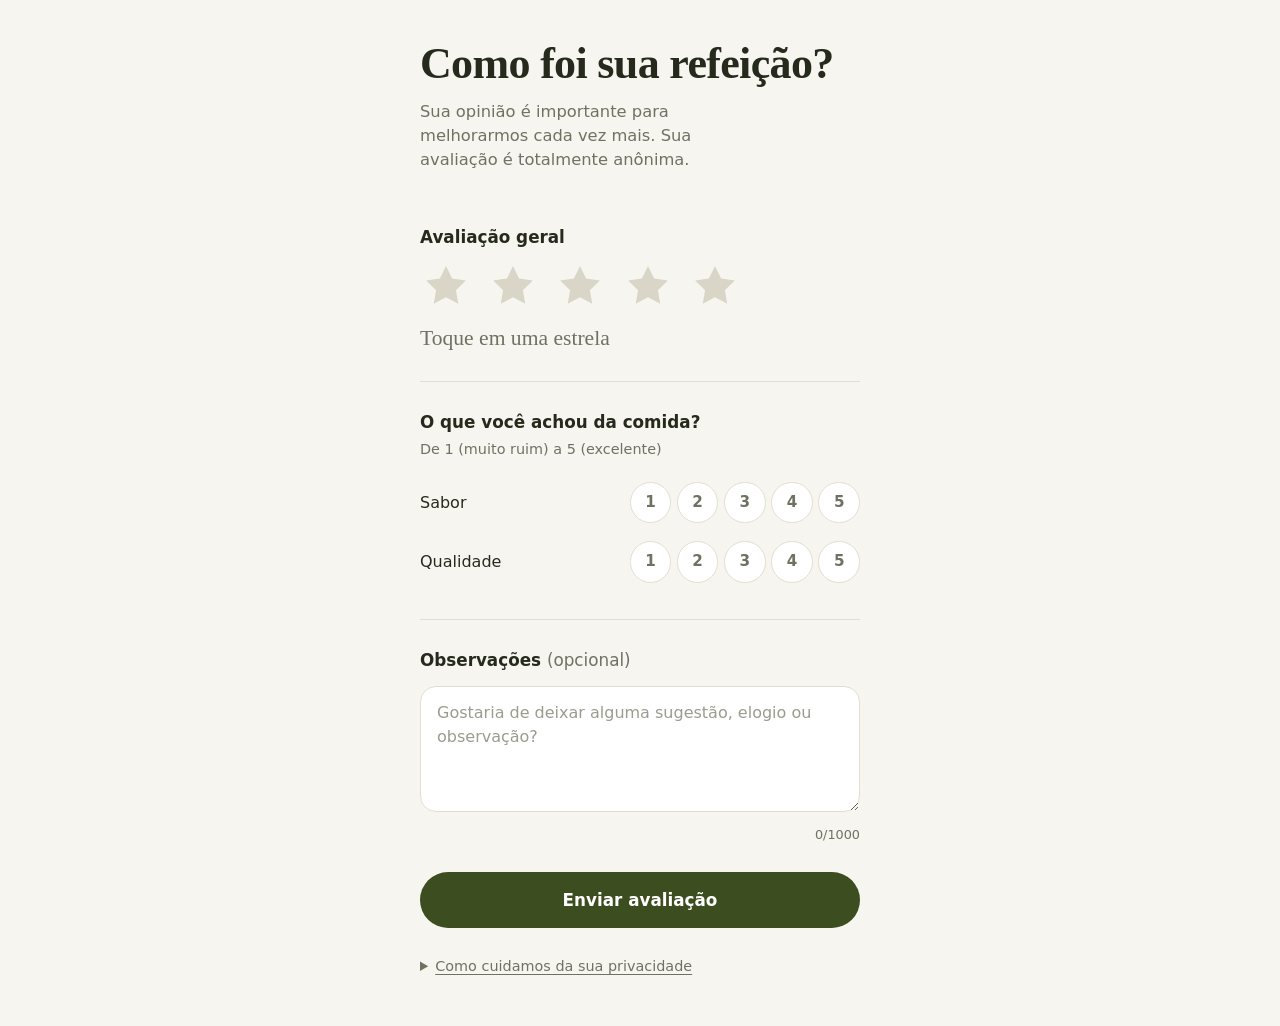
<file: index.html>
<!doctype html>
<html lang="pt-BR">
<head>
  <meta charset="utf-8">
  <meta name="viewport" content="width=device-width, initial-scale=1, viewport-fit=cover">
  <meta name="referrer" content="no-referrer">
  <meta name="theme-color" content="#F7F5EF">
  <meta name="format-detection" content="telephone=no">
  <title>Como foi sua refeição?</title>
  <link rel="icon" href="data:image/svg+xml,<svg xmlns='http://www.w3.org/2000/svg' viewBox='0 0 24 24'><path fill='%23556B2F' d='M12 2.8l2.83 5.73 6.33.92-4.58 4.46 1.08 6.3L12 17.24l-5.66 2.97 1.08-6.3-4.58-4.46 6.33-.92z'/></svg>">
  <link rel="stylesheet" href="styles.css">
  <script src="config.js" defer></script>
  <script src="app.js" defer></script>
</head>
<body class="public">
  <main class="wrap">
    <section id="form-view">
      <header class="intro">
        <h1>Como foi sua refeição?</h1>
        <p class="lede">Sua opinião é importante para melhorarmos cada vez mais. Sua avaliação é totalmente anônima.</p>
      </header>

      <form id="form" novalidate>
        <fieldset class="block overall" id="overall">
          <legend>Avaliação geral</legend>
          <div class="stars" id="stars" role="radiogroup" aria-label="Avaliação geral, de 1 a 5 estrelas"></div>
          <p class="star-label" id="star-label" aria-live="polite">Toque em uma estrela</p>
        </fieldset>

        <fieldset class="block">
          <legend>O que você achou da comida?</legend>
          <p class="hint">De 1 (muito ruim) a 5 (excelente)</p>
          <div id="criteria"></div>
        </fieldset>

        <div class="block field">
          <label for="obs">Observações <span class="opt">(opcional)</span></label>
          <textarea id="obs" name="obs" rows="4" maxlength="1000"
            placeholder="Gostaria de deixar alguma sugestão, elogio ou observação?"></textarea>
          <p class="counter"><span id="count">0</span>/1000</p>
        </div>

        <p class="error" id="error" role="alert" hidden></p>

        <button type="submit" class="submit" id="submit">Enviar avaliação</button>

        <details class="privacy">
          <summary>Como cuidamos da sua privacidade</summary>
          <p>Não pedimos nome, e-mail, telefone, CPF nem localização, e este site não usa cookies de rastreamento. Sua avaliação é salva apenas com as notas, o comentário (se houver) e o horário aproximado, sem nenhum vínculo com você.</p>
          <p>Como em qualquer site, os servidores podem manter registros técnicos temporários de acesso por motivos de segurança. Esses registros não ficam ligados à sua avaliação. Evite escrever seu nome ou dados pessoais no campo de observações.</p>
        </details>
      </form>
    </section>

    <section id="done-view" class="done" hidden>
      <svg class="check" viewBox="0 0 52 52" aria-hidden="true">
        <circle cx="26" cy="26" r="24" />
        <path d="M15 27.5l7 7 15-16" />
      </svg>
      <h2 id="done-title" tabindex="-1">Obrigado pela sua contribuição!</h2>
      <p>Sua avaliação foi recebida com sucesso. Agradecemos por ajudar a melhorar nossas refeições.</p>
    </section>
  </main>
</body>
</html>
</file>
<file: styles.css>
/* ===== Tokens ===== */
:root {
  --bg: #F7F5EF;
  --surface: #FFFFFF;
  --ink: #252A1D;
  --muted: #6E7262;
  --line: #E2DFD2;
  --olive: #556B2F;
  --olive-deep: #3C4D1F;
  --olive-tint: #EDF0E2;
  --star-off: #D9D6C8;
  --danger: #9A3B26;
  --serif: "Iowan Old Style", "Palatino Linotype", "Book Antiqua", Palatino, "Noto Serif", Georgia, serif;
  --sans: system-ui, -apple-system, "Segoe UI", Roboto, "Helvetica Neue", Arial, sans-serif;
  color-scheme: light;
  box-sizing: border-box;
  padding-top: env(safe-area-inset-top, 0px);
  padding-bottom: env(safe-area-inset-bottom, 0px);
}
*, *::before, *::after { box-sizing: inherit; }
html { -webkit-text-size-adjust: 100%; }
body {
  margin: 0;
  background: var(--bg);
  color: var(--ink);
  font: 400 1rem/1.5 var(--sans);
  -webkit-font-smoothing: antialiased;
}
button, input, textarea, select { font: inherit; color: inherit; }
[hidden] { display: none !important; }
.sr {
  position: absolute !important; width: 1px; height: 1px; padding: 0; margin: -1px;
  overflow: hidden; clip: rect(0 0 0 0); white-space: nowrap; border: 0;
}
:focus-visible { outline: 3px solid var(--olive); outline-offset: 3px; }

/* ===== Página pública ===== */
.wrap { max-width: 30rem; margin: 0 auto; padding: 2.5rem 1.25rem 3rem; }

.intro h1 {
  font: 600 clamp(2.1rem, 9vw, 2.75rem)/1.08 var(--serif);
  letter-spacing: -0.015em;
  margin: 0 0 0.75rem;
}
.lede { margin: 0; color: var(--muted); font-size: 1.02rem; max-width: 34ch; }

.block { border: 0; margin: 0; padding: 1.75rem 0 0; min-width: 0; }
.block + .block { border-top: 1px solid var(--line); margin-top: 1.75rem; }
.intro + form .block:first-child { margin-top: 1.5rem; }
legend { float: left; width: 100%; }
legend + * { clear: both; }
legend, .field > label {
  padding: 0; font-weight: 600; font-size: 1.05rem; display: block; margin-bottom: 0.25rem;
}
.hint { margin: 0 0 0.75rem; color: var(--muted); font-size: 0.9rem; }
.opt { font-weight: 400; color: var(--muted); }

/* Estrelas: o elemento central da página */
.stars { display: flex; gap: 0.25rem; margin: 0.5rem 0 0 -0.35rem; }
.star { cursor: pointer; padding: 0.35rem; line-height: 0; border-radius: 0.75rem; -webkit-tap-highlight-color: transparent; }
.star svg { width: clamp(2.6rem, 13vw, 3.25rem); height: auto; fill: var(--star-off); transition: fill .15s ease, transform .15s ease; }
.star.on svg { fill: var(--olive); }
.stars input:focus-visible + .star { outline: 3px solid var(--olive); outline-offset: 0; }
.star.pop svg { animation: pop .32s ease; }
@keyframes pop { 50% { transform: scale(1.18); } }
.star-label {
  margin: 0.35rem 0 0; min-height: 1.9rem;
  font: 400 1.35rem/1.4 var(--serif); color: var(--muted);
}
.star-label.chosen { color: var(--olive-deep); }

/* Critérios */
.crit {
  display: flex; align-items: center; justify-content: space-between; gap: 0.75rem;
  padding: 0.55rem 0.5rem; margin: 0 -0.5rem; border-radius: 0.9rem;
  transition: background-color .2s ease;
}
.crit-name { font-size: 1rem; }
.scale { display: flex; gap: 0.35rem; flex-shrink: 0; }
.dot {
  width: 2.6rem; height: 2.6rem; border-radius: 50%;
  display: grid; place-items: center; cursor: pointer;
  border: 1.5px solid var(--line); background: var(--surface);
  font-weight: 600; font-size: 0.95rem; color: var(--muted);
  -webkit-tap-highlight-color: transparent;
  transition: background-color .15s ease, color .15s ease, border-color .15s ease;
}
.scale input:checked + .dot { background: var(--olive); border-color: var(--olive); color: #fff; }
.scale input:focus-visible + .dot { outline: 3px solid var(--olive); outline-offset: 2px; }
@media (hover: hover) { .dot:hover { border-color: var(--olive); color: var(--olive-deep); } }
@media (max-width: 360px) { .dot { width: 2.3rem; height: 2.3rem; } .scale { gap: 0.25rem; } }

.missing { background: #F6E9E4; }
.overall.missing { border-radius: 0.9rem; padding-left: 0.5rem; padding-right: 0.5rem; }

/* Observações */
textarea {
  width: 100%; margin-top: 0.5rem; padding: 0.9rem 1rem; resize: vertical; min-height: 7rem;
  border: 1.5px solid var(--line); border-radius: 1rem; background: var(--surface);
  font-size: 1rem; line-height: 1.5;
}
textarea::placeholder { color: #9A9C8E; }
textarea:focus { border-color: var(--olive); outline: none; box-shadow: 0 0 0 3px var(--olive-tint); }
.counter { margin: 0.35rem 0 0; text-align: right; font-size: 0.8rem; color: var(--muted); }

.error { margin: 1.25rem 0 0; color: var(--danger); font-weight: 500; }

/* Botões */
.submit, .btn {
  display: inline-flex; align-items: center; justify-content: center; gap: .5rem;
  min-height: 3.5rem; padding: 0 1.75rem; border: 0; border-radius: 999px;
  background: var(--olive-deep); color: #fff; font-weight: 600; font-size: 1.05rem;
  cursor: pointer; transition: background-color .15s ease, opacity .15s ease;
  -webkit-tap-highlight-color: transparent;
}
.submit { width: 100%; margin-top: 1.75rem; }
.submit:hover, .btn:hover { background: var(--olive); }
.submit:disabled, .btn:disabled { opacity: .6; cursor: progress; }

.privacy { margin-top: 1.75rem; color: var(--muted); font-size: 0.9rem; }
.privacy summary { cursor: pointer; text-decoration: underline; text-underline-offset: 3px; }
.privacy p { margin: 0.75rem 0 0; }

/* Confirmação */
.done { min-height: 70vh; display: flex; flex-direction: column; justify-content: center; }
.done h2 { font: 600 clamp(1.9rem, 8vw, 2.4rem)/1.1 var(--serif); margin: 1.5rem 0 0.75rem; outline: none; }
.done p { margin: 0; color: var(--muted); font-size: 1.05rem; max-width: 32ch; }
.check { width: 3.5rem; height: 3.5rem; }
.check circle { fill: var(--olive-tint); stroke: none; }
.check path {
  fill: none; stroke: var(--olive-deep); stroke-width: 3.5; stroke-linecap: round; stroke-linejoin: round;
  stroke-dasharray: 40; stroke-dashoffset: 40; animation: draw .45s .15s ease forwards;
}
@keyframes draw { to { stroke-dashoffset: 0; } }

@media (prefers-reduced-motion: reduce) {
  *, *::before, *::after { animation: none !important; transition: none !important; }
  .check path { stroke-dashoffset: 0; }
}

/* ===== Painel administrativo ===== */
.admin .wrap { max-width: 64rem; }
.admin h1 { font: 600 clamp(1.8rem, 6vw, 2.3rem)/1.1 var(--serif); margin: 0; }
.admin h2 { font: 600 1.35rem/1.25 var(--serif); margin: 0 0 1rem; }
.topbar { display: flex; justify-content: space-between; align-items: center; gap: 1rem; flex-wrap: wrap; }
.btn-ghost {
  background: transparent; color: var(--olive-deep); border: 1.5px solid var(--line);
  min-height: 2.75rem; padding: 0 1.25rem; font-size: .95rem;
}
.btn-ghost:hover { background: var(--olive-tint); }

.login { max-width: 24rem; margin: 10vh auto 0; }
.login p { color: var(--muted); }
.input {
  width: 100%; min-height: 3.25rem; padding: 0 1rem; margin-top: .4rem;
  border: 1.5px solid var(--line); border-radius: .9rem; background: var(--surface);
}
.input:focus { border-color: var(--olive); outline: none; box-shadow: 0 0 0 3px var(--olive-tint); }
.login label { display: block; margin-top: 1rem; font-weight: 600; font-size: .95rem; }
.login .btn { width: 100%; margin-top: 1.5rem; }

.filters { display: flex; flex-wrap: wrap; gap: .75rem; align-items: end; margin: 2rem 0 0; }
.filters label { font-size: .85rem; color: var(--muted); display: grid; gap: .3rem; }
.filters select, .filters input { min-height: 2.75rem; padding: 0 .8rem; border: 1.5px solid var(--line); border-radius: .75rem; background: var(--surface); }
.filters .btn { min-height: 2.75rem; font-size: .95rem; padding: 0 1.25rem; margin-left: auto; }

.headline { display: flex; flex-wrap: wrap; gap: 2.5rem; align-items: flex-end; margin: 2.5rem 0 0; padding-bottom: 2rem; border-bottom: 1px solid var(--line); }
.big { font: 600 clamp(3.5rem, 14vw, 5rem)/1 var(--serif); color: var(--olive-deep); letter-spacing: -.02em; }
.big-sub { color: var(--muted); margin-top: .4rem; }
.mid { font: 600 2.25rem/1 var(--serif); }

.grid2 { display: grid; gap: 2.5rem; grid-template-columns: 1fr; margin-top: 2rem; }
@media (min-width: 760px) { .grid2 { grid-template-columns: 1fr 1fr; } }

.bars { display: grid; gap: .7rem; }
.bar-row { display: grid; grid-template-columns: 6.5rem 1fr 3.25rem; gap: .75rem; align-items: center; font-size: .95rem; }
.bar-track { height: .7rem; background: var(--line); border-radius: 999px; overflow: hidden; }
.bar-fill { height: 100%; background: var(--olive); border-radius: 999px; transition: width .4s ease; }
.bar-val { text-align: right; font-variant-numeric: tabular-nums; color: var(--muted); }

.section { margin-top: 2.5rem; padding-top: 2rem; border-top: 1px solid var(--line); }
.comments { list-style: none; margin: 0; padding: 0; display: grid; gap: 1rem; }
.comments li { background: var(--surface); border: 1px solid var(--line); border-radius: 1rem; padding: 1rem 1.1rem; }
.comments .meta { display: flex; justify-content: space-between; gap: 1rem; font-size: .85rem; color: var(--muted); margin-bottom: .4rem; }
.comments .rate { color: var(--olive); letter-spacing: .05em; }
.comments p { margin: 0; white-space: pre-wrap; overflow-wrap: anywhere; }
.empty { color: var(--muted); }

.qr-box { display: flex; flex-wrap: wrap; gap: 1.5rem; align-items: center; }
.qr-box canvas { width: 11rem; height: 11rem; background: #fff; border: 1px solid var(--line); border-radius: 1rem; image-rendering: pixelated; }
.qr-side { flex: 1 1 16rem; display: grid; gap: .75rem; }
.muted { color: var(--muted); }
.status { margin-top: 1rem; color: var(--muted); }
</file>
